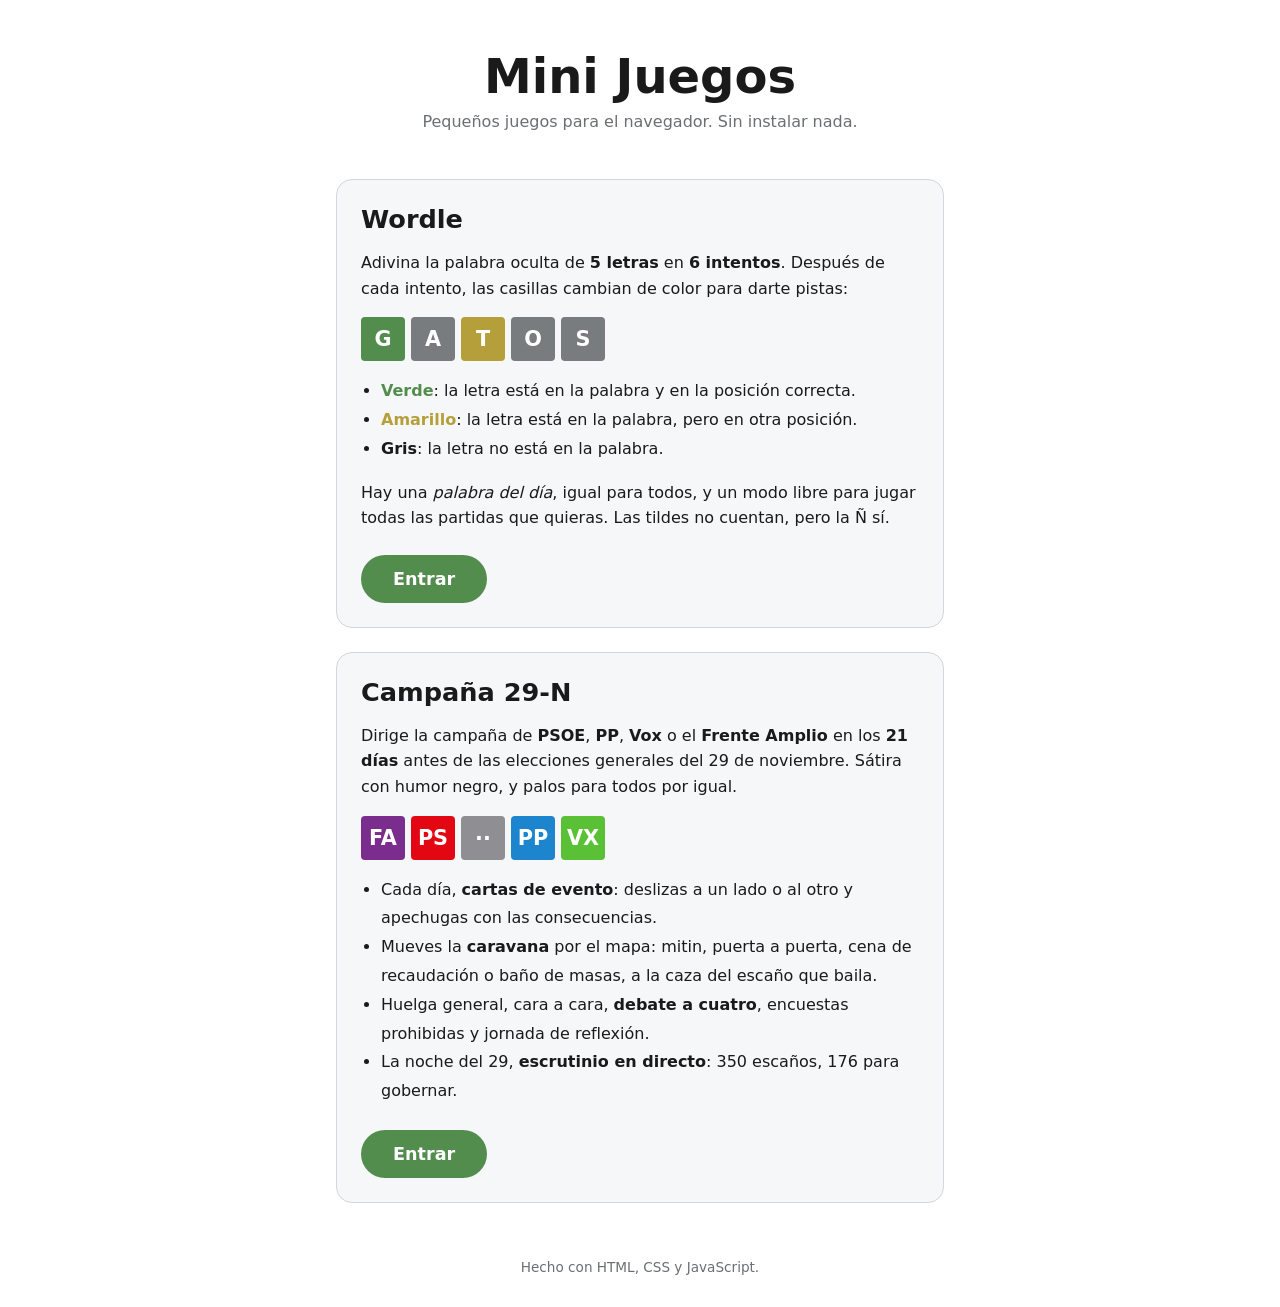
<file: index.html>
<!doctype html>
<html lang="es">
<head>
  <meta charset="utf-8">
  <meta name="viewport" content="width=device-width, initial-scale=1">
  <title>Mini Juegos</title>
  <meta name="description" content="Colección de mini juegos jugables en el navegador.">
  <link rel="stylesheet" href="shared/base.css">
  <style>
    .hero { text-align: center; padding: 48px 0 24px; }
    .hero h1 { font-size: clamp(2rem, 6vw, 3rem); margin: 0 0 8px; }
    .hero p { color: var(--muted); margin: 0; }

    .game-card {
      background: var(--surface);
      border: 1px solid var(--border);
      border-radius: 16px;
      padding: 24px;
      margin: 24px 0;
    }
    .game-card h2 { margin: 0 0 8px; font-size: 1.6rem; }
    .game-card p { line-height: 1.6; }
    .game-card ul { line-height: 1.8; padding-left: 20px; }

    .demo { display: flex; gap: 6px; margin: 16px 0; flex-wrap: wrap; }
    .demo span {
      width: 44px; height: 44px; display: grid; place-items: center;
      font-weight: 700; font-size: 1.3rem; color: #fff; border-radius: 4px;
      background: var(--absent);
    }
    .demo .correct { background: var(--correct); }
    .demo .present { background: var(--present); }

    .play {
      display: inline-block; margin-top: 8px; padding: 14px 32px;
      background: var(--correct); color: #fff; text-decoration: none;
      font-weight: 700; font-size: 1.1rem; border-radius: 999px;
    }
    .play:hover, .play:focus-visible { filter: brightness(1.1); }

    footer { text-align: center; color: var(--muted); font-size: .85rem; padding: 32px 0; }
  </style>
</head>
<body>
  <main class="container">
    <header class="hero">
      <h1>Mini Juegos</h1>
      <p>Pequeños juegos para el navegador. Sin instalar nada.</p>
    </header>

    <article class="game-card">
      <h2>Wordle</h2>
      <p>Adivina la palabra oculta de <strong>5 letras</strong> en <strong>6 intentos</strong>.
        Después de cada intento, las casillas cambian de color para darte pistas:</p>

      <div class="demo" aria-hidden="true">
        <span class="correct">G</span><span>A</span><span class="present">T</span><span>O</span><span>S</span>
      </div>

      <ul>
        <li><strong style="color:var(--correct)">Verde</strong>: la letra está en la palabra y en la posición correcta.</li>
        <li><strong style="color:var(--present)">Amarillo</strong>: la letra está en la palabra, pero en otra posición.</li>
        <li><strong>Gris</strong>: la letra no está en la palabra.</li>
      </ul>
      <p>Hay una <em>palabra del día</em>, igual para todos, y un modo libre para jugar todas las partidas que quieras.
        Las tildes no cuentan, pero la Ñ sí.</p>

      <a class="play" href="wordle/">Entrar</a>
    </article>

    <article class="game-card">
      <h2>Campaña 29-N</h2>
      <p>Dirige la campaña de <strong>PSOE</strong>, <strong>PP</strong>, <strong>Vox</strong> o el
        <strong>Frente Amplio</strong> en los <strong>21 días</strong> antes de las elecciones generales del
        29 de noviembre. Sátira con humor negro, y palos para todos por igual.</p>

      <div class="demo" aria-hidden="true">
        <span style="background:#7B2D8E">FA</span><span style="background:#E30613">PS</span><span style="background:#8E8E93">··</span><span style="background:#1D84CE">PP</span><span style="background:#5AC035">VX</span>
      </div>

      <ul>
        <li>Cada día, <strong>cartas de evento</strong>: deslizas a un lado o al otro y apechugas con las consecuencias.</li>
        <li>Mueves la <strong>caravana</strong> por el mapa: mitin, puerta a puerta, cena de recaudación o baño de masas, a la caza del escaño que baila.</li>
        <li>Huelga general, cara a cara, <strong>debate a cuatro</strong>, encuestas prohibidas y jornada de reflexión.</li>
        <li>La noche del 29, <strong>escrutinio en directo</strong>: 350 escaños, 176 para gobernar.</li>
      </ul>

      <a class="play" href="elecciones/">Entrar</a>
    </article>

    <footer>Hecho con HTML, CSS y JavaScript.</footer>
  </main>
</body>
</html>
</file>
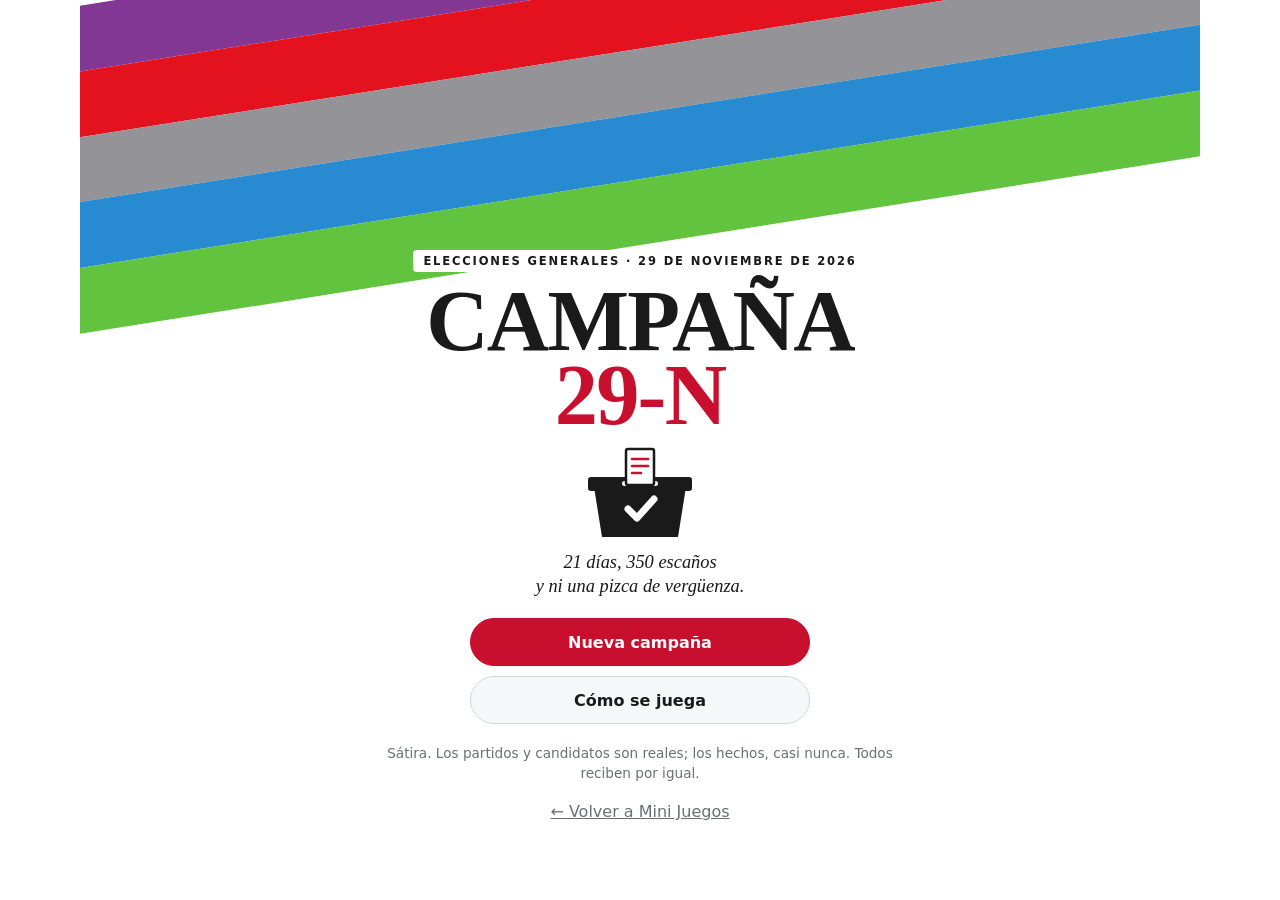
<file: elecciones/index.html>
<!doctype html>
<html lang="es">
<head>
  <meta charset="utf-8">
  <meta name="viewport" content="width=device-width, initial-scale=1, viewport-fit=cover">
  <title>Campaña 29-N · Mini Juegos</title>
  <meta name="description" content="Simulador satírico de campaña electoral: 21 días, 350 escaños y ni una pizca de vergüenza.">
  <link rel="stylesheet" href="../shared/base.css">
  <link rel="stylesheet" href="style.css">
</head>
<body>
  <div class="app">
    <header class="barra" id="barra" hidden>
      <button class="icono-btn" id="btn-menu" type="button" aria-label="Menú">&#9776;</button>
      <div class="barra-dia" id="barra-dia"></div>
      <div class="metros" id="metros"></div>
      <button class="mano-btn" id="btn-mano" type="button" aria-label="Tu mano de cartas"></button>
    </header>
    <main class="pantalla" id="pantalla" aria-live="polite"></main>
  </div>

  <dialog id="modal" class="modal">
    <form method="dialog"><button class="cerrar" aria-label="Cerrar">&times;</button></form>
    <div id="modal-cuerpo"></div>
  </dialog>

  <div id="toast" class="toast" role="status" aria-live="polite"></div>

  <script src="data/partidos.js"></script>
  <script src="data/regiones.js"></script>
  <script src="data/mapa.js"></script>
  <script src="data/gira.js"></script>
  <script src="data/cartas.js"></script>
  <script src="data/cartas2.js"></script>
  <script src="motor.js"></script>
  <script src="ui.js"></script>
</body>
</html>
</file>
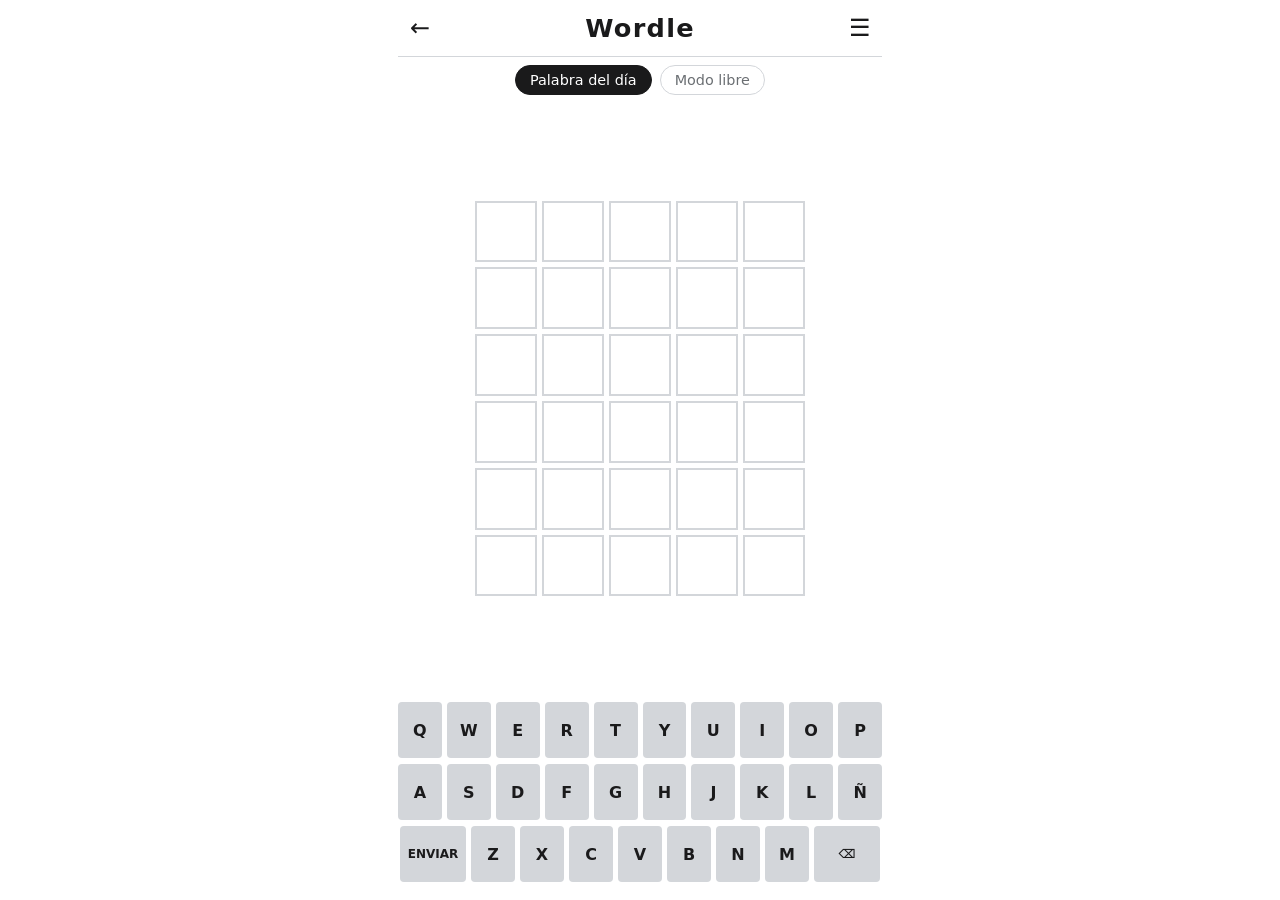
<file: wordle/index.html>
<!doctype html>
<html lang="es">
<head>
  <meta charset="utf-8">
  <meta name="viewport" content="width=device-width, initial-scale=1, maximum-scale=1">
  <title>Wordle · Mini Juegos</title>
  <link rel="stylesheet" href="../shared/base.css">
  <link rel="stylesheet" href="style.css">
</head>
<body>
  <div class="app">
    <header class="topbar">
      <a class="icon-btn" href="../" aria-label="Volver al inicio">&larr;</a>
      <h1>Wordle</h1>
      <button class="icon-btn" id="stats-btn" type="button" aria-label="Estadísticas">&#9776;</button>
    </header>

    <nav class="modes" aria-label="Modo de juego">
      <button type="button" data-mode="daily" class="mode">Palabra del día</button>
      <button type="button" data-mode="free" class="mode">Modo libre</button>
    </nav>

    <div id="toast" class="toast" role="status" aria-live="polite"></div>

    <main class="board-wrap">
      <div id="board" class="board" aria-label="Tablero"></div>
    </main>

    <div id="keyboard" class="keyboard" aria-label="Teclado"></div>
  </div>

  <dialog id="stats" class="stats">
    <h2 id="stats-title">Estadísticas</h2>
    <p id="result-msg" class="result-msg"></p>
    <div class="stat-row">
      <div><strong id="s-played">0</strong><span>Jugadas</span></div>
      <div><strong id="s-winpct">0</strong><span>% Victorias</span></div>
      <div><strong id="s-streak">0</strong><span>Racha</span></div>
      <div><strong id="s-best">0</strong><span>Mejor racha</span></div>
    </div>
    <h3>Distribución de intentos</h3>
    <div id="dist" class="dist"></div>
    <div class="stats-actions">
      <button type="button" id="share-btn" class="btn">Compartir</button>
      <button type="button" id="new-btn" class="btn primary">Nueva partida</button>
    </div>
    <form method="dialog"><button class="close" aria-label="Cerrar">&times;</button></form>
  </dialog>

  <script src="words.js"></script>
  <script src="wordle.js"></script>
</body>
</html>
</file>
<file: shared/base.css>
/* Estilos comunes a todos los juegos. */
:root {
  --bg: #ffffff;
  --surface: #f6f7f8;
  --text: #1a1a1b;
  --muted: #6b6f73;
  --border: #d3d6da;
  --correct: #538d4e;
  --present: #b59f3b;
  --absent: #787c7e;
  --key: #d3d6da;
  --key-text: #1a1a1b;
}

@media (prefers-color-scheme: dark) {
  :root {
    --bg: #121213;
    --surface: #1d1d1f;
    --text: #f2f2f2;
    --muted: #9a9ea3;
    --border: #3a3a3c;
    --absent: #3a3a3c;
    --key: #818384;
    --key-text: #ffffff;
  }
}

*, *::before, *::after { box-sizing: border-box; }

html, body { margin: 0; }

body {
  background: var(--bg);
  color: var(--text);
  font-family: system-ui, -apple-system, "Segoe UI", Roboto, sans-serif;
}

.container {
  max-width: 640px;
  margin: 0 auto;
  padding: 0 16px;
}

a { color: inherit; }
</file>
<file: elecciones/style.css>
/* Campaña 29-N. Móvil primero. Colores comunes en ../shared/base.css. */
:root {
  --papel: #fbf8f1;
  --papel-borde: #d9d2c3;
  --tinta: #1d1b17;
  --tinta-suave: #5f5a50;
  --acento: #c8102e;
  --bien: #2e7d32;
  --mal: #c62828;
  --carta: #ffffff;
  --sombra: 0 6px 24px rgba(0, 0, 0, .14);
  --radio: 14px;
  --serif: Georgia, "Times New Roman", Times, serif;
}

@media (prefers-color-scheme: dark) {
  :root {
    --papel: #1f1d19;
    --papel-borde: #3b372f;
    --tinta: #f1ece2;
    --tinta-suave: #b3ab9c;
    --acento: #ff5a6e;
    --bien: #66bb6a;
    --mal: #ef5350;
    --carta: #26262a;
    --sombra: 0 6px 24px rgba(0, 0, 0, .5);
  }
}

html, body { height: 100%; }
body { overscroll-behavior: none; }
button { font: inherit; color: inherit; }

.app {
  display: flex;
  flex-direction: column;
  min-height: 100dvh;
  max-width: 560px;
  margin: 0 auto;
}

/* ---------- Barra superior ---------- */
.barra {
  position: sticky; top: 0; z-index: 5;
  display: flex; align-items: center; gap: 8px;
  padding: 6px 10px;
  padding-top: max(6px, env(safe-area-inset-top));
  background: var(--bg);
  border-bottom: 1px solid var(--border);
}
.barra[hidden] { display: none; }
.icono-btn {
  background: none; border: 0; font-size: 1.3rem; width: 40px; height: 40px;
  border-radius: 10px; cursor: pointer; flex: none;
}
.icono-btn:hover { background: var(--surface); }
.barra-dia { font-size: .78rem; line-height: 1.15; color: var(--muted); min-width: 0; flex: 1; }
.barra-dia b { display: block; color: var(--text); font-size: .9rem; }
.metros { display: flex; gap: 6px; flex: none; }
.metro {
  position: relative; width: 44px; height: 36px; border-radius: 8px; overflow: hidden;
  background: var(--surface); border: 1px solid var(--border);
  display: grid; place-items: center; font-size: .72rem; line-height: 1; text-align: center;
}
.metro i { position: absolute; left: 0; bottom: 0; height: 4px; background: var(--text); opacity: .7; }
.metro.alerta i { background: var(--mal); opacity: 1; }
.metro.alerta { border-color: var(--mal); }
.metro span { font-size: 1rem; display: block; }
.metro.pista::after {
  content: ""; position: absolute; top: 3px; right: 3px; width: 7px; height: 7px; border-radius: 50%;
  background: var(--acento);
}
.mano-btn {
  flex: none; height: 36px; padding: 0 10px; border-radius: 8px; cursor: pointer;
  border: 1px solid var(--border); background: var(--surface); font-weight: 700;
}

.pantalla { flex: 1; padding: 12px 14px 28px; padding-bottom: max(28px, env(safe-area-inset-bottom)); }

/* ---------- Comunes ---------- */
h1, h2, h3 { line-height: 1.15; }
.boton {
  display: inline-flex; align-items: center; justify-content: center; gap: 8px;
  min-height: 48px; padding: 10px 20px; border-radius: 999px; cursor: pointer;
  border: 1px solid var(--border); background: var(--surface); font-weight: 700; text-decoration: none;
}
.boton.primario { background: var(--text); color: var(--bg); border-color: var(--text); }
.boton.ancho { width: 100%; }
.boton:disabled { opacity: .45; cursor: not-allowed; }
.boton:not(:disabled):active { transform: scale(.98); }
.fila-botones { display: flex; gap: 10px; flex-wrap: wrap; margin-top: 14px; }
.fila-botones .boton { flex: 1; }
.nota { color: var(--muted); font-size: .85rem; line-height: 1.45; }
.chips { display: flex; flex-wrap: wrap; gap: 6px; margin: 10px 0 0; padding: 0; list-style: none; }
.chip {
  font-size: .82rem; padding: 4px 10px; border-radius: 999px; background: var(--surface);
  border: 1px solid var(--border); white-space: nowrap;
}
.chip.bien { border-color: var(--bien); color: var(--bien); }
.chip.mal { border-color: var(--mal); color: var(--mal); }
.punto { display: inline-block; width: .7em; height: .7em; border-radius: 50%; vertical-align: baseline; margin-right: 4px; }

/* ---------- Inicio ---------- */
.portada-juego { text-align: center; padding: 24px 0 8px; }
.portada-juego .sello {
  display: inline-block; font-family: var(--serif); font-weight: 900; letter-spacing: .02em;
  font-size: clamp(2.6rem, 13vw, 3.6rem); line-height: .95; margin: 8px 0 6px;
}
.portada-juego .sello em { font-style: normal; color: var(--acento); }
.portada-juego p { color: var(--muted); margin: 4px 0; }
.urna { font-size: 3.2rem; }
.menu-inicio { display: grid; gap: 10px; margin: 24px auto 0; max-width: 340px; }
.volver { display: block; text-align: center; margin-top: 18px; color: var(--muted); }
.franja { display: flex; height: 8px; border-radius: 4px; overflow: hidden; margin: 18px auto 0; max-width: 340px; }
.franja span { flex: 1; }

/* ---------- Elegir partido / escenario ---------- */
.paso { font-size: .8rem; text-transform: uppercase; letter-spacing: .08em; color: var(--muted); margin: 8px 0 4px; }
.rejilla { display: grid; grid-template-columns: 1fr 1fr; gap: 10px; }
.opcion-partido, .opcion-escenario {
  text-align: left; cursor: pointer; padding: 12px; border-radius: var(--radio);
  background: var(--surface); border: 2px solid var(--border); position: relative;
}
.opcion-partido { border-top: 8px solid var(--c); min-height: 112px; }
.opcion-partido b { display: block; font-size: 1.05rem; }
.opcion-partido small { display: block; color: var(--muted); font-size: .78rem; margin-top: 2px; }
.opcion-partido .pers { display: block; margin-top: 8px; font-size: .8rem; font-style: italic; }
.opcion-partido[aria-pressed="true"], .opcion-escenario[aria-pressed="true"] { border-color: var(--text); box-shadow: var(--sombra); }
.opcion-partido[aria-pressed="true"] { border-top-color: var(--c); }
.opcion-escenario { display: block; width: 100%; margin-bottom: 10px; }
.opcion-escenario b { font-size: 1.02rem; }
.opcion-escenario p { margin: 4px 0 8px; font-size: .85rem; color: var(--muted); }
.barra-voto { display: flex; height: 22px; border-radius: 6px; overflow: hidden; font-size: .7rem; font-weight: 700; color: #fff; }
.barra-voto span { display: grid; place-items: center; overflow: hidden; white-space: nowrap; }

/* ---------- Periódico ---------- */
.periodico {
  background: var(--papel); color: var(--tinta); border: 1px solid var(--papel-borde);
  border-radius: 6px; padding: 14px 14px 16px; box-shadow: var(--sombra);
}
.cabecera { text-align: center; border-bottom: 3px double var(--tinta); padding-bottom: 6px; }
.cabecera .nombre { font-family: var(--serif); font-weight: 900; font-size: clamp(1.6rem, 8vw, 2.2rem); letter-spacing: -.01em; }
.cabecera .meta { display: flex; justify-content: space-between; font-size: .72rem; color: var(--tinta-suave); border-top: 1px solid var(--tinta); margin-top: 4px; padding-top: 3px; text-transform: uppercase; letter-spacing: .04em; }
.titular { font-family: var(--serif); font-weight: 800; font-size: clamp(1.45rem, 6.6vw, 1.9rem); line-height: 1.08; margin: 12px 0 6px; }
.entradilla { font-family: var(--serif); font-size: 1rem; line-height: 1.4; margin: 0 0 10px; color: var(--tinta-suave); }
.seccion { font-size: .72rem; text-transform: uppercase; letter-spacing: .1em; font-weight: 800; border-top: 1px solid var(--tinta); padding-top: 6px; margin-top: 12px; }
.breves { list-style: none; padding: 0; margin: 6px 0 0; font-family: var(--serif); font-size: .92rem; line-height: 1.35; }
.breves li { padding: 6px 0; border-bottom: 1px dotted var(--papel-borde); }
.breves li b { font-family: system-ui, sans-serif; font-size: .82rem; }
.tabla { width: 100%; border-collapse: collapse; font-size: .88rem; margin-top: 6px; }
.tabla th { text-align: left; font-size: .7rem; text-transform: uppercase; color: var(--tinta-suave); font-weight: 600; }
.tabla th:not(:first-child), .tabla td:not(:first-child) { text-align: right; }
.tabla td { padding: 5px 0; border-bottom: 1px solid var(--papel-borde); }
.sube { color: var(--bien); font-size: .78rem; }
.baja { color: var(--mal); font-size: .78rem; }
.niebla { text-align: center; padding: 18px 8px; font-family: var(--serif); font-style: italic; color: var(--tinta-suave); }

/* ---------- Mapa ---------- */
.mapa { position: relative; margin: 8px 0 0; }
.mapa svg { display: block; width: 100%; height: auto; }
.mapa path, .mapa circle.ca { stroke: var(--papel); stroke-width: 2; cursor: pointer; transition: fill .4s; }
.mapa .marco { fill: none; stroke: var(--tinta-suave); stroke-dasharray: 6 6; stroke-width: 1.5; }
.mapa .sel { stroke: var(--text); stroke-width: 5; }
.mapa text { font: 700 26px system-ui, sans-serif; pointer-events: none; text-anchor: middle; dominant-baseline: central; }
.mapa .etq { fill: #fff; paint-order: stroke; stroke: rgba(0,0,0,.45); stroke-width: 4px; }
.leyenda { display: flex; flex-wrap: wrap; gap: 4px 12px; font-size: .78rem; margin-top: 6px; color: var(--tinta-suave); }

/* ---------- Hemiciclo ---------- */
.hemiciclo svg { display: block; width: 100%; height: auto; max-width: 420px; margin: 4px auto 0; }
.hemiciclo .mayoria { font: 700 13px system-ui, sans-serif; fill: var(--tinta-suave); text-anchor: middle; }
.escanos-fila { display: flex; flex-wrap: wrap; gap: 6px; justify-content: center; margin-top: 4px; }
.escanos-fila span { font-size: .85rem; font-weight: 700; padding: 3px 8px; border-radius: 6px; color: #fff; }

/* ---------- Cartas ---------- */
.contador { text-align: center; font-size: .8rem; color: var(--muted); margin: 0 0 6px; }
.quien { text-align: center; font-weight: 700; margin-bottom: 8px; }
.mesa { position: relative; perspective: 900px; touch-action: pan-y; user-select: none; }
.carta {
  position: relative; background: var(--carta); border: 1px solid var(--border); border-radius: 18px;
  box-shadow: var(--sombra); padding: 18px 18px 20px; min-height: 300px;
  transition: transform .25s ease; will-change: transform;
}
.carta.arrastrando { transition: none; }
.carta .icono { font-size: 3.4rem; text-align: center; line-height: 1.1; }
.carta h2 { text-align: center; margin: 8px 0 10px; font-size: 1.3rem; }
.carta p { line-height: 1.5; margin: 0; font-size: 1rem; }
.carta .pista-lado {
  position: absolute; top: 12px; max-width: 60%; padding: 6px 10px; border-radius: 10px;
  background: var(--text); color: var(--bg); font-weight: 700; font-size: .85rem; opacity: 0; transition: opacity .15s;
  pointer-events: none;
}
.carta .pista-lado.a { left: 12px; }
.carta .pista-lado.b { right: 12px; }
.carta .resultado { border-top: 1px solid var(--border); margin-top: 14px; padding-top: 12px; }
.carta .resultado .eleccion { font-weight: 700; font-size: .85rem; color: var(--muted); margin-bottom: 4px; }
.carta .resultado .dado { font-size: .8rem; font-weight: 700; }
.opciones { display: grid; grid-template-columns: 1fr 1fr; gap: 10px; margin-top: 14px; }
.opcion {
  min-height: 64px; padding: 10px 12px; border-radius: 14px; cursor: pointer;
  background: var(--surface); border: 1px solid var(--border); text-align: left; line-height: 1.25;
  display: flex; flex-direction: column; justify-content: space-between; gap: 6px;
}
.opcion.b { text-align: right; }
.opcion .flecha { font-size: .75rem; color: var(--muted); }
.opcion .pistas { font-size: .75rem; letter-spacing: .05em; color: var(--muted); }
.opcion .riesgo { font-size: .72rem; color: var(--acento); font-weight: 700; }
.opcion:disabled { opacity: .45; cursor: not-allowed; }

/* ---------- Agenda ---------- */
.titulo-pantalla { margin: 2px 0 8px; font-size: 1.3rem; }
.slots { display: grid; grid-template-columns: 1fr 1fr; gap: 8px; }
.slot {
  padding: 8px 10px; border-radius: 12px; cursor: pointer; text-align: left;
  border: 2px dashed var(--border); background: var(--surface); min-height: 58px;
}
.slot small { display: block; color: var(--muted); font-size: .75rem; }
.slot b { font-size: .95rem; }
.slot.listo { border-style: solid; border-color: var(--c, var(--text)); }
.aviso { background: var(--surface); border-left: 4px solid var(--acento); padding: 8px 10px; border-radius: 8px; font-size: .85rem; margin: 8px 0; }
.ficha { background: var(--surface); border: 1px solid var(--border); border-radius: var(--radio); padding: 12px; margin-top: 10px; }
.ficha h3 { margin: 0 0 4px; font-size: 1.1rem; display: flex; justify-content: space-between; gap: 8px; }
.ficha h3 small { font-weight: 400; color: var(--muted); font-size: .85rem; }
.ficha .datos { font-size: .85rem; line-height: 1.6; margin: 6px 0 0; padding: 0; list-style: none; }
.ficha .botones { display: grid; grid-template-columns: 1fr 1fr; gap: 8px; margin-top: 10px; }
.ficha .botones .boton { min-height: 44px; padding: 8px 10px; font-size: .88rem; }
.barras-voto { margin-top: 6px; }
.barras-voto div { display: grid; grid-template-columns: 92px 1fr 88px; align-items: center; gap: 6px; font-size: .8rem; margin: 3px 0; }
.barras-voto div span { white-space: nowrap; overflow: hidden; text-overflow: ellipsis; }
.barras-voto div span:last-child { text-align: right; }
.barras-voto i.barra { display: block; height: 10px; border-radius: 3px; }
.termometro { position: relative; height: 8px; border-radius: 4px; background: linear-gradient(90deg, #7B2D8E, #E30613, #9a9a9a, #1D84CE, #5AC035); margin: 4px 0 2px; }
.termometro b { position: absolute; top: -4px; width: 4px; height: 16px; background: var(--text); border-radius: 2px; }
.estrellas { color: #e0a100; letter-spacing: .1em; }
.lista-ca { margin-top: 12px; }
.lista-ca summary { cursor: pointer; font-weight: 700; padding: 8px 0; }
.lista-ca button {
  display: grid; grid-template-columns: 1fr auto auto; gap: 10px; width: 100%; text-align: left;
  padding: 10px 6px; background: none; border: 0; border-bottom: 1px solid var(--border); cursor: pointer; font-size: .9rem;
}
.lista-ca button span:nth-child(2) { color: var(--muted); }
.cerrar-dia { position: sticky; bottom: 0; padding: 10px 0 max(6px, env(safe-area-inset-bottom)); background: linear-gradient(transparent, var(--bg) 30%); }

/* ---------- Debate ---------- */
.atriles { display: grid; grid-template-columns: repeat(4, 1fr); gap: 6px; margin: 8px 0; }
.atril { text-align: center; border-radius: 10px; padding: 8px 4px; background: var(--surface); border-top: 6px solid var(--c); font-size: .78rem; }
.atril b { display: block; font-size: .86rem; }
.atril .pts { font-size: 1.3rem; font-weight: 800; }
.atril .jugada { min-height: 1.4em; font-size: 1.1rem; }
.atril.yo { outline: 2px solid var(--text); }
.log { list-style: none; padding: 0; margin: 8px 0; font-size: .88rem; line-height: 1.4; }
.log li { padding: 5px 0; border-bottom: 1px dotted var(--border); }
.mano { display: grid; grid-template-columns: repeat(auto-fill, minmax(150px, 1fr)); gap: 8px; }
.carta-mano {
  text-align: left; padding: 10px; border-radius: 12px; cursor: pointer; background: var(--surface);
  border: 2px solid var(--border); font-size: .82rem; line-height: 1.3;
}
.carta-mano b { display: block; font-size: .9rem; }
.carta-mano .tipo { font-size: 1.1rem; }
.carta-mano[aria-pressed="true"] { border-color: var(--text); box-shadow: var(--sombra); }
.carta-mano.improvisada { border-style: dashed; }
.reglas-debate { font-size: .8rem; color: var(--muted); text-align: center; margin: 4px 0 10px; }
.objetivos { display: flex; gap: 8px; flex-wrap: wrap; margin-top: 8px; }
.objetivos .boton { flex: 1; min-height: 40px; padding: 6px 10px; font-size: .85rem; border-color: var(--c); }
.objetivos .boton[aria-pressed="true"] { background: var(--c); color: #fff; }
.flash div { display: grid; grid-template-columns: 70px 1fr 40px; gap: 8px; align-items: center; margin: 6px 0; font-size: .9rem; }
.flash i { display: block; height: 14px; border-radius: 4px; transition: width .8s ease; }

/* ---------- Reflexión y final ---------- */
.opcion-reflexion {
  display: block; width: 100%; text-align: left; cursor: pointer; padding: 12px; border-radius: 12px;
  background: var(--surface); border: 1px solid var(--border); margin-bottom: 8px;
}
.opcion-reflexion b { display: block; }
.opcion-reflexion small { color: var(--muted); }
.medalla { text-align: center; font-size: 4rem; line-height: 1; margin: 6px 0 0; }
.veredicto { text-align: center; font-size: 1.4rem; margin: 6px 0 2px; }
.gobierno { text-align: center; color: var(--muted); margin: 0 0 8px; }

/* ---------- Modal y toast ---------- */
.modal {
  border: 0; border-radius: 16px; padding: 18px; width: min(92vw, 480px); max-height: 85dvh;
  background: var(--bg); color: var(--text); box-shadow: var(--sombra);
}
.modal::backdrop { background: rgba(0, 0, 0, .55); }
.modal .cerrar {
  position: absolute; top: 8px; right: 8px; background: none; border: 0; font-size: 1.6rem;
  width: 40px; height: 40px; cursor: pointer; color: var(--text);
}
.modal h2 { margin: 0 32px 10px 0; }
.modal ul { padding-left: 18px; line-height: 1.5; }
.modal li { margin-bottom: 6px; }
.toast {
  position: fixed; left: 50%; bottom: 24px; transform: translate(-50%, 20px); opacity: 0;
  background: var(--text); color: var(--bg); padding: 10px 16px; border-radius: 10px;
  font-weight: 700; pointer-events: none; transition: all .25s; z-index: 20; max-width: 90vw; text-align: center;
}
.toast.visible { opacity: 1; transform: translate(-50%, 0); }

@media (min-width: 520px) {
  .pantalla { padding-left: 18px; padding-right: 18px; }
}

@media (prefers-reduced-motion: reduce) {
  * { transition: none !important; animation: none !important; }
}

/* =====================================================================
   v0.2 · La gira, cartas con cara, cartel de inicio, noche y escrutinio
   ===================================================================== */

.app { max-width: 1120px; --partido: var(--acento); }
.estrecha, .cartel-cuerpo { max-width: 560px; margin-left: auto; margin-right: auto; }
.app.en-juego .barra { border-bottom: 3px solid var(--partido); }
.metro { cursor: pointer; padding: 0; color: inherit; font: inherit; font-size: .72rem; }
.metro.promesas { width: 50px; }
.metro.alerta { animation: tiembla .5s ease-in-out 3; }
@keyframes tiembla { 0%, 100% { transform: translateX(0); } 25% { transform: translateX(-2px) rotate(-2deg); } 75% { transform: translateX(2px) rotate(2deg); } }
.mano-btn { border-color: var(--partido); border-width: 2px; }
.pie { margin-top: 14px; }
.nota.mal { color: var(--mal); font-weight: 700; }
.gana { color: var(--bien); }
.pierde { color: var(--mal); }
.plegable { margin-top: 10px; border-top: 1px solid var(--papel-borde); }
.plegable summary { cursor: pointer; font-size: .78rem; font-weight: 800; text-transform: uppercase; letter-spacing: .08em; padding: 8px 0 4px; }
.aviso.bien { border-left-color: var(--bien); }
.aviso.mal { border-left-color: var(--mal); }

/* ---------- Cartel de inicio ---------- */
.cartel { position: relative; overflow: hidden; margin: -12px -14px -28px; min-height: calc(100dvh - 0px); padding: 0 14px 28px; }
.cartel-franjas { position: absolute; inset: -20% -40% auto -40%; height: 46%; display: flex; flex-direction: column; transform: rotate(-9deg); opacity: .95; }
.cartel-franjas span { flex: 1; }
.cartel-cuerpo { position: relative; text-align: center; padding-top: clamp(150px, 30vh, 250px); }
.cartel-ante { font-size: .72rem; letter-spacing: .16em; text-transform: uppercase; font-weight: 800; margin: 0 0 6px; background: var(--bg); display: inline-block; padding: 4px 10px; border-radius: 4px; }
.cartel-titulo {
  font-family: var(--serif); font-weight: 900; text-transform: uppercase; letter-spacing: -.02em;
  font-size: clamp(3.2rem, 17vw, 5.4rem); line-height: .86; margin: 6px 0 0;
  text-shadow: 3px 3px 0 var(--bg), -3px -3px 0 var(--bg), 3px -3px 0 var(--bg), -3px 3px 0 var(--bg);
}
.cartel-titulo em { font-style: normal; color: var(--acento); }
.cartel-urna { width: 120px; margin: 14px auto 4px; }
.cartel-urna svg { display: block; width: 100%; overflow: visible; }
.cartel-urna .papeleta { animation: votar 2.6s ease-in-out infinite; }
@keyframes votar { 0%, 15% { transform: translateY(-14px) rotate(-6deg); } 55%, 100% { transform: translateY(16px) rotate(0); } }
.cartel-lema { font-family: var(--serif); font-size: 1.15rem; font-style: italic; margin: 8px 0 0; line-height: 1.3; }
.cartel .menu-inicio { margin-top: 20px; }
.cartel .boton.primario { background: var(--acento); border-color: var(--acento); color: #fff; }
.cartel .nota { margin-top: 20px; }

/* ---------- Periódico compacto ---------- */
.escanos-fila span small { font-size: .7rem; margin-left: 4px; opacity: .95; }
.bloques { font-size: .82rem; text-align: center; margin: 8px 0 0; color: var(--tinta-suave); }
.tendencia { display: block; width: 100%; height: auto; margin-top: 6px; }
.tendencia text { font: 600 11px system-ui, sans-serif; }
.hemiciclo .vacio { fill: none; stroke: var(--tinta-suave); stroke-width: .8; opacity: .5; }
.portada .col-b .mapa svg { max-width: 420px; margin: 0 auto; }

/* ---------- Cartas con cara ---------- */
.dos-col .lado { display: none; }
.principal { max-width: 560px; margin: 0 auto; }
.carta {
  background:
    radial-gradient(circle at 12% 8%, rgba(200, 16, 46, .05), transparent 40%),
    repeating-linear-gradient(0deg, transparent 0 27px, rgba(0, 0, 0, .035) 27px 28px),
    var(--papel);
  color: var(--tinta); border-color: var(--papel-borde); border-top: 8px solid var(--partido);
  padding: 14px 16px 18px; min-height: 0;
}
.carta-quien { display: flex; align-items: center; gap: 10px; margin-bottom: 10px; padding-bottom: 10px; border-bottom: 1px dashed var(--papel-borde); }
.carta-quien small { display: block; font-size: .68rem; text-transform: uppercase; letter-spacing: .1em; color: var(--tinta-suave); }
.carta-quien b { font-size: .95rem; line-height: 1.15; display: block; }
.carta-quien > div { flex: 1; min-width: 0; }
.retrato { width: 54px; height: 54px; flex: none; border-radius: 50%; box-shadow: 0 2px 6px rgba(0, 0, 0, .25); }
.retrato.emoji { display: grid; place-items: center; font-size: 1.9rem; background: var(--tinta); }
.carta-icono { font-size: 2.3rem; line-height: 1; flex: none; filter: drop-shadow(0 2px 2px rgba(0, 0, 0, .2)); transform: rotate(6deg); }
.carta h2 { text-align: left; font-family: var(--serif); font-size: 1.45rem; margin: 4px 0 8px; }
.carta p { font-size: .98rem; }
.carta.resuelta { animation: voltear .45s ease-out; }
@keyframes voltear { 0% { transform: rotateY(90deg) scale(.96); } 100% { transform: rotateY(0) scale(1); } }
.carta .resultado { position: relative; border-top: 1px dashed var(--papel-borde); }
.carta .resultado .eleccion { color: var(--tinta-suave); padding-right: 96px; }
.sello {
  position: absolute; right: 0; top: 8px; transform: rotate(-9deg); font-weight: 900; text-transform: uppercase; letter-spacing: .06em;
  font-size: .78rem; padding: 3px 8px; border: 3px double currentColor; border-radius: 6px; color: var(--tinta-suave); opacity: .9;
  animation: sellar .35s .35s cubic-bezier(.2, 2.2, .4, 1) both;
}
.sello.bien { color: var(--bien); }
.sello.mal { color: var(--mal); }
@keyframes sellar { 0% { transform: rotate(-9deg) scale(2.6); opacity: 0; } 100% { transform: rotate(-9deg) scale(1); opacity: .9; } }
.carta .chip { background: transparent; }
.opciones { align-items: stretch; }
.opcion { justify-content: flex-start; border-width: 2px; }
.opcion b { font-size: .95rem; }
.opcion.activa, .opcion:not(:disabled):hover { border-color: var(--partido); }
.opcion .chips { margin: 2px 0 0; gap: 4px; }
.opcion.b .chips { justify-content: flex-end; }
.opcion .chip { font-size: .72rem; padding: 2px 7px; }
.azar { margin-top: 4px; border-top: 1px dashed var(--border); padding-top: 4px; font-size: .72rem; }
.azar .dado { font-weight: 800; color: var(--acento); }
.azar > div { display: flex; align-items: center; gap: 6px; margin-top: 3px; }
.opcion.b .azar > div { flex-direction: row-reverse; }
.azar small { color: var(--muted); width: 26px; flex: none; }
.azar .chips { margin: 0; }

/* ---------- La gira ---------- */
.gira-cab { display: flex; align-items: center; justify-content: space-between; gap: 8px; }
.gira-cab .titulo-pantalla { margin: 0; }
.modos, .segmento { display: flex; border: 1px solid var(--border); border-radius: 999px; overflow: hidden; }
.modos button, .segmento button { flex: 1; border: 0; background: var(--surface); padding: 6px 10px; font-size: .76rem; font-weight: 700; cursor: pointer; white-space: nowrap; }
.modos button[aria-pressed="true"], .segmento button[aria-pressed="true"] { background: var(--partido); color: #fff; }
.tablero { background: var(--surface); border: 1px solid var(--border); border-radius: var(--radio); padding: 4px; margin-top: 8px; }
.tablero path, .tablero circle.ca { stroke: var(--bg); stroke-width: 2; }
.tablero .ca.vecina, .tablero .ca.aqui { stroke: var(--partido); stroke-width: 5; stroke-dasharray: 2 9; stroke-linecap: round; }
.tablero .ca.aqui { stroke-dasharray: none; }
.tablero .ca.sel { stroke: var(--text); stroke-width: 6; stroke-dasharray: none; }
.mapa .etq.tiro { fill: #b9ff9c; stroke: #0d3d12; stroke-width: 6px; font-size: 30px; }
.mapa .etq.peligro { fill: #ffc2c2; stroke: #6d0f0f; stroke-width: 6px; }
.mapa .emo { font-size: 32px; }
.mapa .emo.peq { font-size: 24px; }
.mapa .ini { font: 800 18px system-ui, sans-serif; fill: #fff; }
.leyenda { margin: 6px 0 0; color: var(--muted); }
.leyenda .borde { display: inline-block; width: 18px; border-top: 3px dotted var(--partido); vertical-align: middle; }
.panel { background: var(--surface); border: 1px solid var(--border); border-top: 5px solid var(--partido); border-radius: var(--radio); padding: 10px 12px 12px; margin-top: 10px; }
.panel-cab { display: flex; align-items: baseline; justify-content: space-between; gap: 8px; }
.panel-cab h3 { margin: 0; font-size: 1.12rem; }
.panel-cab h3 small { font-weight: 400; color: var(--muted); font-size: .82rem; }
.alcance { font-size: .76rem; font-weight: 800; white-space: nowrap; padding: 3px 8px; border-radius: 999px; background: var(--bg); border: 1px solid var(--border); }
.alcance.caro { border-color: var(--mal); color: var(--mal); }
.lineas { list-style: none; margin: 6px 0 0; padding: 0; font-size: .82rem; line-height: 1.4; }
.lineas li { padding: 2px 0; }
.lineas li.imp { background: var(--bg); border-radius: 8px; padding: 5px 8px; margin: 3px 0; border-left: 3px solid var(--partido); }
.actos { display: grid; grid-template-columns: 1fr 1fr; gap: 8px; margin-top: 8px; }
.acto {
  display: grid; grid-template-columns: auto 1fr auto; grid-template-rows: auto auto; column-gap: 6px; align-items: center; text-align: left;
  padding: 8px 10px; border-radius: 12px; border: 2px solid var(--border); background: var(--bg); cursor: pointer; min-height: 54px;
}
.acto .ic { grid-row: 1 / 3; font-size: 1.5rem; }
.acto .nom { font-weight: 700; font-size: .84rem; line-height: 1.1; }
.acto .ef { font-size: .9rem; white-space: nowrap; }
.acto .extra { grid-column: 2 / 4; font-size: .72rem; color: var(--muted); display: flex; gap: 6px; flex-wrap: wrap; min-height: 1em; }
.acto .extra .gana, .acto .extra .pierde { font-weight: 800; }
.acto.elegido { border-color: var(--partido); box-shadow: inset 0 0 0 2px var(--partido); }
.acto:disabled { opacity: .4; cursor: not-allowed; }
.tacticas { margin-top: 10px; display: flex; flex-wrap: wrap; gap: 6px; align-items: center; }
.tacticas small, .n2 small { width: 100%; font-size: .74rem; color: var(--muted); }
.tactica { border: 2px dashed var(--border); background: var(--bg); border-radius: 10px; padding: 5px 9px; font-size: .78rem; font-weight: 700; cursor: pointer; }
.tactica.elegida { border-style: solid; border-color: var(--partido); background: var(--partido); color: #fff; }
.tacticas .nota { width: 100%; margin: 0; }
.n2 { margin-top: 10px; }
.n2 .segmento { margin-top: 4px; }
.panel .cerrar-dia { position: static; margin-top: 12px; background: var(--partido); border-color: var(--partido); color: #fff; padding: 10px 14px; }
.panel .cerrar-dia:disabled { background: var(--surface); color: var(--muted); border-color: var(--border); }
.panel .plegable { border-top: 0; }
.panel .datos { font-size: .82rem; line-height: 1.6; margin: 6px 0 0; padding: 0; list-style: none; }

/* ---------- Cierre del día ---------- */
.noche-mapa path { cursor: default; }
.pin { animation: caer .5s cubic-bezier(.2, 1.8, .4, 1) both; }
@keyframes caer { 0% { transform: translateY(-60px) scale(.2); opacity: 0; } 100% { transform: none; opacity: 1; } }
.mapa .flota { font: 800 26px system-ui, sans-serif; fill: var(--text); paint-order: stroke; stroke: var(--bg); stroke-width: 6px; }
.mapa .flota.neg { fill: var(--mal); }
.mapa .salto { font: 900 30px system-ui, sans-serif; paint-order: stroke; stroke: var(--bg); stroke-width: 7px; animation: latir 1s 1.8s ease-in-out 3 both; }
.mapa .salto.sube { fill: var(--bien); }
.mapa .salto.baja { fill: var(--mal); }
@keyframes latir { 0%, 100% { opacity: 1; } 50% { opacity: .25; } }
.parte { list-style: none; padding: 0; margin: 10px 0 0; font-size: .9rem; line-height: 1.4; }
.parte li, .entra { animation: entra .4s ease-out both; }
.parte li { padding: 7px 10px; margin-bottom: 6px; background: var(--surface); border-radius: 10px; border-left: 4px solid var(--border); }
.parte li.bien { border-left-color: var(--bien); }
.parte li.mal { border-left-color: var(--mal); }
.parte small { color: var(--muted); }
.parte .rivales { font-size: .8rem; color: var(--muted); }
@keyframes entra { 0% { opacity: 0; transform: translateY(10px); } 100% { opacity: 1; transform: none; } }
.saldo { text-align: center; padding: 10px; border-radius: var(--radio); border: 2px solid var(--border); margin-top: 4px; }
.saldo b { font-size: 1.7rem; display: block; line-height: 1.1; }
.saldo span { font-weight: 800; }
.saldo small { display: block; color: var(--muted); margin-top: 2px; }
.saldo.bien { border-color: var(--bien); } .saldo.bien span { color: var(--bien); }
.saldo.mal { border-color: var(--mal); } .saldo.mal span { color: var(--mal); }

/* ---------- Escrutinio ---------- */
.recuento .pct { color: var(--acento); font-variant-numeric: tabular-nums; }
.progreso { height: 10px; border-radius: 5px; background: var(--surface); overflow: hidden; border: 1px solid var(--border); }
.progreso i { display: block; height: 100%; background: var(--acento); transition: width 1.2s ease; }
.pulso { display: grid; grid-template-columns: auto 1fr auto; gap: 8px; align-items: center; margin-top: 10px; font-size: .74rem; }
.pulso div:first-child, .pulso div:last-child { text-align: center; }
.pulso b { display: block; font-size: 1.3rem; }
.barra-pulso { position: relative; height: 16px; background: var(--surface); border-radius: 8px; overflow: hidden; }
.barra-pulso i { position: absolute; left: 0; top: 0; bottom: 0; transition: width 1.2s ease; }
.barra-pulso i.izq { left: auto; right: 0; }
.barra-pulso em { position: absolute; left: 50%; top: -2px; bottom: -2px; width: 2px; background: var(--text); }
.comentario { text-align: center; font-family: var(--serif); font-style: italic; min-height: 3.2em; margin: 10px 0 0; }
.recuento .mapa svg { max-width: 360px; margin: 0 auto; }
.recuento .mapa path { cursor: default; transition: fill .8s, fill-opacity .8s; }
.final .periodico { margin-top: 8px; }

/* ---------- Escritorio: dos columnas ---------- */
@media (min-width: 900px) {
  .pantalla { padding-left: 24px; padding-right: 24px; }
  .gira { display: grid; grid-template-columns: minmax(0, 1.15fr) minmax(340px, .85fr); gap: 24px; align-items: start; }
  .gira-panel { position: sticky; top: 64px; }
  .gira .panel { margin-top: 0; }
  .dos-col { display: grid; grid-template-columns: minmax(0, 560px) minmax(280px, 380px); gap: 32px; justify-content: center; align-items: start; }
  .dos-col .lado { display: block; background: var(--papel); color: var(--tinta); border: 1px solid var(--papel-borde); border-radius: 6px; padding: 14px; margin-top: 26px; }
  .principal { margin: 0; width: 100%; }
  .portada { display: grid; grid-template-columns: minmax(0, 1.1fr) minmax(0, .9fr); column-gap: 28px; }
  .portada .cabecera { grid-column: 1 / 3; }
  .portada .col-b { border-left: 1px solid var(--papel-borde); padding-left: 28px; padding-top: 10px; }
  .pie { max-width: 560px; margin-left: auto; margin-right: auto; }
  .cartel { margin: -12px -24px -28px; }
}

/* Ajustes tras las pruebas en móvil */
.carta-quien > div:not(.retrato) { flex: 1; min-width: 0; }
.carta-quien > .retrato.emoji { flex: none; }
.barra { gap: 6px; }
.barra-dia b { white-space: nowrap; }
.barra-dia { white-space: nowrap; overflow: hidden; text-overflow: ellipsis; }
.metros { gap: 4px; }
.metro { width: 40px; }
.metro.promesas { width: 44px; }
.icono-btn { width: 34px; }
.mano-btn { padding: 0 8px; }
.acto { grid-template-columns: auto 1fr; }
.acto .extra { grid-column: 2; align-items: baseline; }
.acto .extra .ef { color: var(--text); font-size: .88rem; }
.cartel-franjas { inset: -9% -40% auto -40%; height: 36%; }
@media (max-width: 899px) {
  .panel .cerrar-dia { position: sticky; bottom: max(8px, env(safe-area-inset-bottom)); box-shadow: 0 4px 18px rgba(0, 0, 0, .3); z-index: 3; }
}
.pie-fijo { margin-top: 12px; }
.pie-fijo .cerrar-dia { position: static; background: var(--partido); border-color: var(--partido); color: #fff; padding: 10px 14px; box-shadow: none; }
.pie-fijo .cerrar-dia:disabled { background: var(--surface); color: var(--muted); border-color: var(--border); }
@media (max-width: 899px) {
  .pie-fijo { position: sticky; bottom: 0; z-index: 3; padding: 14px 0 max(8px, env(safe-area-inset-bottom)); background: linear-gradient(transparent, var(--bg) 35%); }
}
</file>
<file: wordle/style.css>
html, body { height: 100%; }

.app {
  display: flex;
  flex-direction: column;
  height: 100%;
  height: 100dvh;
  max-width: 500px;
  margin: 0 auto;
  padding: 0 8px;
}

/* Barra superior */
.topbar {
  display: flex;
  align-items: center;
  justify-content: space-between;
  border-bottom: 1px solid var(--border);
  padding: 6px 0;
}
.topbar h1 { margin: 0; font-size: 1.6rem; letter-spacing: .05em; }
.icon-btn {
  background: none; border: 0; color: var(--text);
  font-size: 1.5rem; width: 44px; height: 44px;
  display: grid; place-items: center; cursor: pointer;
  text-decoration: none; border-radius: 8px;
}
.icon-btn:hover { background: var(--surface); }

/* Selector de modo */
.modes { display: flex; justify-content: center; gap: 8px; padding: 8px 0; }
.mode {
  background: none; border: 1px solid var(--border); color: var(--muted);
  padding: 6px 14px; border-radius: 999px; cursor: pointer; font: inherit; font-size: .9rem;
}
.mode[aria-pressed="true"] { background: var(--text); color: var(--bg); border-color: var(--text); }

/* Tablero */
.board-wrap {
  flex: 1;
  display: flex;
  align-items: center;
  justify-content: center;
  min-height: 0;
}
.board {
  display: grid;
  grid-template-rows: repeat(6, 1fr);
  gap: 5px;
  width: min(330px, 100%);
  aspect-ratio: 5 / 6;
  max-height: 100%;
}
.row { display: grid; grid-template-columns: repeat(5, 1fr); gap: 5px; }
.row.shake { animation: shake .5s; }
.tile {
  display: grid; place-items: center;
  border: 2px solid var(--border);
  font-size: 2rem; font-weight: 700; text-transform: uppercase;
  user-select: none;
}
.tile.filled { border-color: var(--muted); animation: pop .1s; }
.tile.correct, .tile.present, .tile.absent { color: #fff; border-color: transparent; }
.tile.correct { background: var(--correct); }
.tile.present { background: var(--present); }
.tile.absent { background: var(--absent); }
.tile.flip { animation: flip .5s ease forwards; }
.row.win .tile { animation: bounce .4s ease; }

@keyframes pop { 50% { transform: scale(1.1); } }
@keyframes flip {
  0% { transform: rotateX(0); }
  50% { transform: rotateX(90deg); }
  100% { transform: rotateX(0); }
}
@keyframes shake {
  10%, 90% { transform: translateX(-2px); }
  20%, 80% { transform: translateX(4px); }
  30%, 50%, 70% { transform: translateX(-6px); }
  40%, 60% { transform: translateX(6px); }
}
@keyframes bounce {
  40% { transform: translateY(-20px); }
  80% { transform: translateY(4px); }
}

/* Teclado */
.keyboard { padding: 8px 0 12px; user-select: none; }
.kb-row { display: flex; justify-content: center; gap: 5px; margin-bottom: 6px; }
.key {
  flex: 1; max-width: 44px; height: 56px;
  border: 0; border-radius: 4px;
  background: var(--key); color: var(--key-text);
  font: inherit; font-weight: 700; font-size: 1rem; text-transform: uppercase;
  cursor: pointer; padding: 0;
  touch-action: manipulation;
}
.key.wide { flex: 1.5; max-width: 66px; font-size: .75rem; }
.key.correct, .key.present, .key.absent { color: #fff; }
.key.correct { background: var(--correct); }
.key.present { background: var(--present); }
.key.absent { background: var(--absent); }

/* Mensajes */
.toast {
  position: fixed; top: 80px; left: 50%; transform: translateX(-50%);
  background: var(--text); color: var(--bg);
  padding: 12px 16px; border-radius: 6px; font-weight: 700;
  opacity: 0; pointer-events: none; transition: opacity .2s; z-index: 10;
}
.toast.show { opacity: 1; }

/* Diálogo de estadísticas */
.stats {
  border: 1px solid var(--border); border-radius: 12px;
  background: var(--bg); color: var(--text);
  width: min(420px, calc(100% - 32px)); padding: 24px;
}
.stats::backdrop { background: rgba(0, 0, 0, .5); }
.stats h2, .stats h3 { text-align: center; margin: 0 0 12px; }
.stats h3 { font-size: 1rem; margin-top: 20px; }
.result-msg { text-align: center; font-size: 1.1rem; margin: 0 0 16px; }
.result-msg:empty { display: none; }
.stat-row { display: grid; grid-template-columns: repeat(4, 1fr); text-align: center; }
.stat-row strong { display: block; font-size: 1.8rem; }
.stat-row span { font-size: .75rem; color: var(--muted); }
.dist-row { display: flex; align-items: center; gap: 6px; margin: 4px 0; font-size: .9rem; }
.dist-bar {
  background: var(--absent); color: #fff; padding: 2px 8px; text-align: right;
  min-width: 24px; font-weight: 700;
}
.dist-bar.current { background: var(--correct); }
.stats-actions { display: flex; gap: 12px; justify-content: center; margin-top: 20px; }
.btn {
  border: 1px solid var(--border); background: var(--surface); color: var(--text);
  padding: 10px 18px; border-radius: 999px; font: inherit; font-weight: 700; cursor: pointer;
}
.btn.primary { background: var(--correct); border-color: var(--correct); color: #fff; }
.close {
  position: absolute; top: 8px; right: 12px;
  background: none; border: 0; color: var(--text); font-size: 1.6rem; cursor: pointer;
}

@media (max-height: 640px) {
  .key { height: 46px; }
  .tile { font-size: 1.5rem; }
}
</file>
